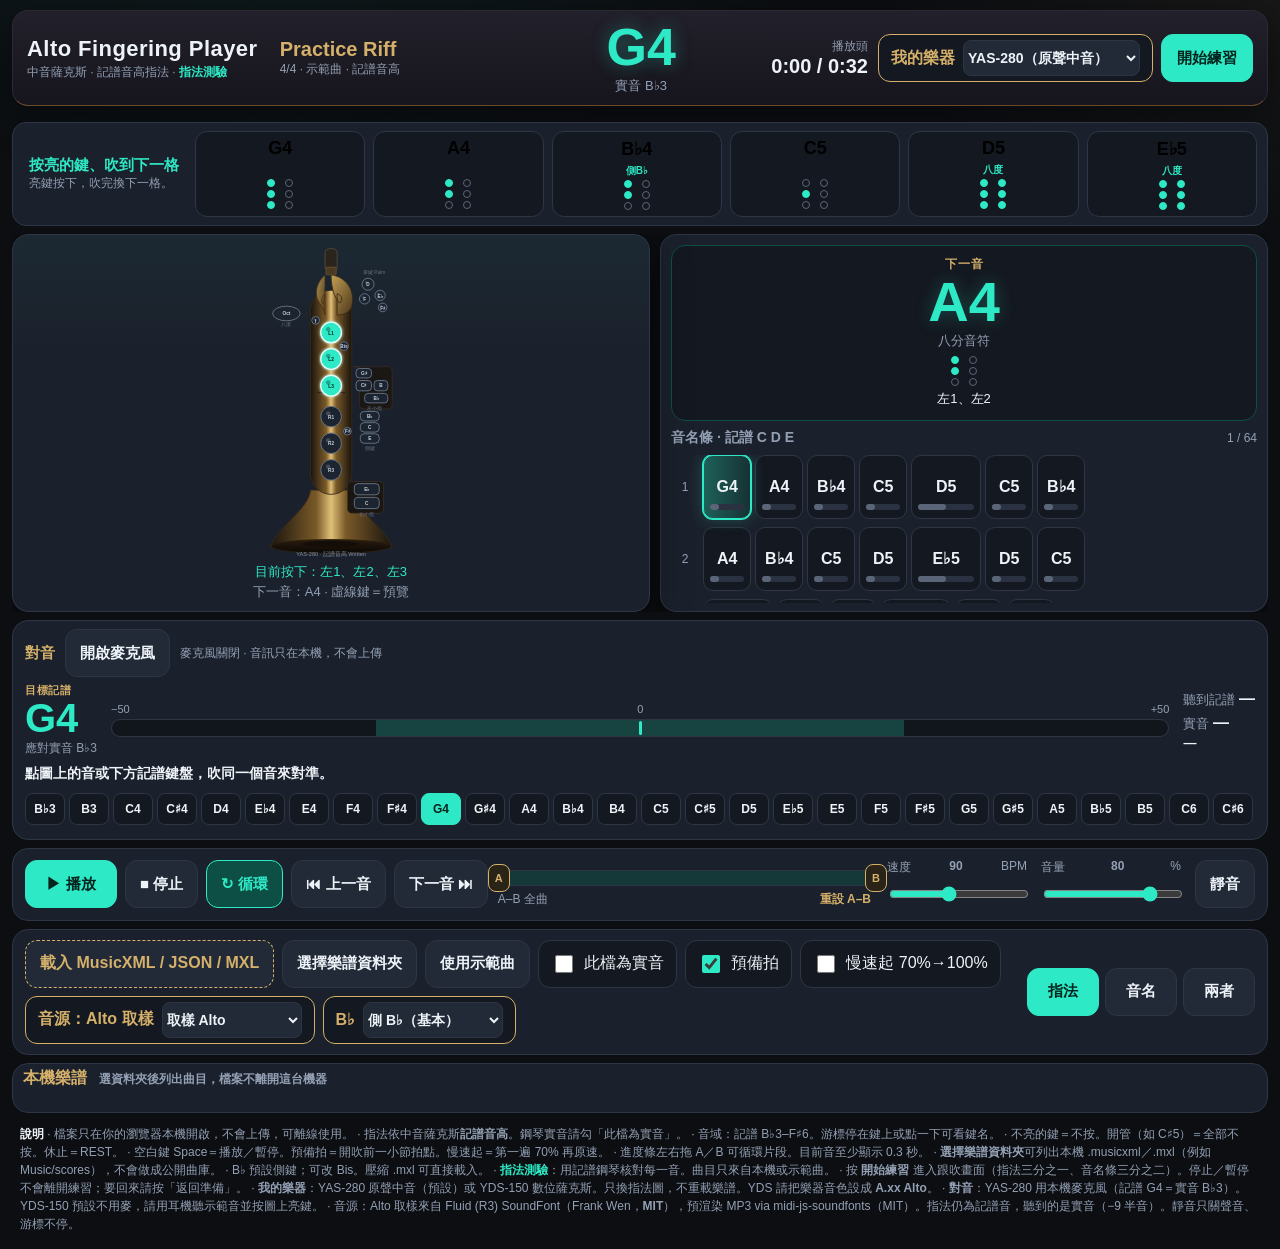
<file: index.html>
<!DOCTYPE html>
<html lang="zh-Hant">
<head>
  <meta charset="UTF-8" />
  <meta name="viewport" content="width=device-width, initial-scale=1, viewport-fit=cover" />
  <title>Alto Fingering Player · 中音薩克斯指法播放器</title>
  <meta name="description" content="Alto saxophone fingering practice player. Built-in demo, MusicXML import, live fingering diagram." />
  <link rel="stylesheet" href="styles.css" />
</head>
<body class="mode-fingering prepare">
  <div id="app">
    <header class="topbar">
      <div class="brand">
        <h1>Alto Fingering Player</h1>
        <div class="sub">中音薩克斯 · 記譜音高指法 · <a href="fingering-test.html">指法測驗</a></div>
      </div>
      <div class="song-meta">
        <div class="song-title" id="song-title">Practice Riff</div>
        <div class="song-sub" id="song-sub">4/4 · 示範曲 · 寫法音高</div>
      </div>
      <div class="inst-chip" id="inst-chip">YAS-280</div>
      <div class="now-note">
        <div class="written-name" id="written-name">G4</div>
        <div class="concert-name" id="concert-name">實音 Concert B♭3</div>
      </div>
      <div class="clock">
        <div class="label">播放頭</div>
        <div class="time" id="clock">0:00 / 0:32</div>
      </div>
      <div class="top-actions">
        <label class="part-pick prepare-only" title="只換指法圖，不重載樂譜">
          我的樂器
          <select id="instrument-select" aria-label="我的樂器">
            <option value="yas-280" selected>YAS-280（原聲中音）</option>
            <option value="yds-150">YDS-150（數位薩克斯）</option>
          </select>
        </label>
        <button class="btn primary prepare-only" id="btn-practice" type="button">開始練習</button>
        <button class="btn practice-only" id="btn-prepare" type="button">返回準備</button>
        <button class="btn primary practice-only" id="btn-play-top" type="button">▶ 播放</button>
      </div>
    </header>

    <div id="banner" class="banner" role="status"></div>

    <section class="onboarding" aria-label="Onboarding">
      <div class="onboard-copy">
        <strong>按亮的鍵、吹到下一格</strong>
        <span>亮鍵按下，吹完換下一格。</span>
      </div>
      <div class="onboard-notes" id="onboard-notes"></div>
    </section>

    <main class="stage">
      <section class="panel fingering-panel" aria-label="Fingering diagram">
        <div class="sax-stage">
          <div id="sax-mount"></div>
          <div class="status-overlay" id="status-overlay">休止</div>
          <div class="name-hero" id="name-hero">G4</div>
          <div class="count-overlay" id="count-overlay" hidden>
            <div class="count-num" id="count-num">1</div>
            <div class="count-sub">預備拍</div>
          </div>
        </div>
        <div class="pressed-line" id="pressed-line">目前按下：—</div>
        <div class="next-hint" id="next-hint">下一音：A4</div>
      </section>

      <section class="panel strip-panel" aria-label="Note strip">
        <article class="next-card" id="next-card" aria-live="polite">
          <div class="next-card-label">下一音</div>
          <div class="next-card-name" id="next-card-name">A4</div>
          <div class="next-card-dur" id="next-card-dur">八分音符</div>
          <div class="next-card-dots" id="next-card-dots"></div>
          <div class="next-card-keys" id="next-card-keys"></div>
        </article>
        <div class="strip-head">
          <h2>音名條 · 記譜 C D E</h2>
          <span id="strip-pos" class="song-sub">1 / 1</span>
        </div>
        <div class="strip-scroll" id="strip-scroll"></div>
      </section>
    </main>

    <section class="transport" aria-label="Transport">
      <div class="transport-btns">
        <button class="btn primary" id="btn-play" type="button">▶ 播放</button>
        <button class="btn" id="btn-stop" type="button">■ 停止</button>
        <button class="btn active" id="btn-loop" type="button">↻ 循環</button>
        <button class="btn" id="btn-prev" type="button">⏮ 上一音</button>
        <button class="btn" id="btn-next" type="button">下一音 ⏭</button>
      </div>
      <div class="progress-wrap">
        <div class="progress" id="progress" role="slider" aria-valuemin="0" aria-valuemax="100" aria-valuenow="0" aria-label="進度">
          <div class="progress-ab" id="progress-ab"></div>
          <div class="progress-fill" id="progress-fill"></div>
          <button type="button" class="ab-handle" id="handle-a" aria-label="A 段起點">A</button>
          <button type="button" class="ab-handle" id="handle-b" aria-label="B 段終點">B</button>
        </div>
        <div class="ab-meta">
          <span id="ab-label">A–B 全曲</span>
          <span id="pass-badge" class="pass-badge" hidden>第一遍 70%</span>
          <button type="button" class="ab-reset" id="ab-reset">重設 A–B</button>
        </div>
      </div>
      <div class="sliders">
        <div class="slider-block">
          <label>速度 <b id="tempo-val">90</b> BPM</label>
          <input id="tempo" type="range" min="40" max="160" value="90" />
        </div>
        <div class="slider-block volume-block">
          <label>音量 <b id="vol-val">80</b>%</label>
          <input id="volume" type="range" min="0" max="100" value="80" />
        </div>
        <button class="btn" id="btn-mute" type="button" title="靜音不停止指法游標">靜音</button>
      </div>
    </section>

    <section class="tuner" id="tuner" aria-label="對音">
      <div class="tuner-head">
        <h2>對音</h2>
        <button class="btn" id="btn-mic" type="button">開啟麥克風</button>
        <span class="tuner-status" id="tuner-status">麥克風關閉 · 音訊只在本機，不會上傳</span>
        <span class="inst-hint" id="inst-hint" hidden>樂器請選 A.xx Alto 音色</span>
      </div>
      <div class="tuner-body">
        <div class="tuner-target">
          <div class="tuner-k">目標記譜</div>
          <div class="tuner-big" id="tuner-target">G4</div>
          <div class="tuner-sub" id="tuner-target-concert">應對實音 B♭3</div>
        </div>
        <div class="tuner-meter" aria-hidden="true">
          <div class="tuner-scale"><span>−50</span><span>0</span><span>+50</span></div>
          <div class="tuner-track">
            <div class="tuner-green"></div>
            <div class="tuner-needle" id="tuner-needle"></div>
          </div>
        </div>
        <div class="tuner-heard">
          <div>聽到記譜 <b id="tuner-heard-written">—</b></div>
          <div>實音 <b id="tuner-heard-concert">—</b></div>
          <div class="tuner-cents" id="tuner-cents">—</div>
        </div>
      </div>
      <div class="tuner-verdict" id="tuner-verdict">點圖上的音或下方記譜鍵盤，吹同一個音來對準。</div>
      <div class="tuner-keys" id="tuner-keys" role="group" aria-label="記譜音鍵盤"></div>
    </section>

    <section class="files" aria-label="File and display">
      <div class="files-scroll">
        <label class="file-btn">
          載入 MusicXML / JSON / MXL
          <input id="file-input" type="file" accept=".xml,.musicxml,.mxl,.json,application/xml,application/vnd.recordare.musicxml,application/json,text/xml" />
        </label>
        <button class="btn" id="btn-folder" type="button" title="選本機資料夾，列出 .musicxml／.mxl，不上傳">選擇樂譜資料夾</button>
        <input id="dir-input" type="file" hidden webkitdirectory multiple />
        <button class="btn" id="btn-demo" type="button">使用示範曲</button>
        <label class="part-pick" id="part-wrap" hidden>
          聲部
          <select id="part-select" aria-label="選擇聲部"></select>
        </label>
        <label class="toggle" title="若檔案是鋼琴實音，勾選後會上移大六度（+9 半音）成中音薩克斯記譜">
          <input id="concert-toggle" type="checkbox" />
          此檔為實音
        </label>
        <label class="toggle coach" title="按下播放後先打一小節拍點再開始">
          <input id="count-in" type="checkbox" checked />
          預備拍
        </label>
        <label class="toggle coach" title="第一遍用設定速度的 70%，第二遍起原速">
          <input id="slow-start" type="checkbox" />
          慢速起 70%→100%
        </label>
        <label class="part-pick coach" title="指法仍是記譜音；聲音為實音（記譜 −9 半音）">
          音源：Alto 取樣
          <select id="voice-select" aria-label="音源">
            <option value="sample" selected>取樣 Alto</option>
            <option value="synth">後備合成音</option>
          </select>
        </label>
        <label class="part-pick coach" title="基本表用側 B♭；Bis 是左1旁小鍵，給已會側鍵的人改練">
          B♭
          <select id="bb-select" aria-label="B♭ 指法">
            <option value="side" selected>側 B♭（基本）</option>
            <option value="bis">Bis B♭（備用）</option>
          </select>
        </label>
      </div>
      <div class="mode-tabs" role="tablist" aria-label="Display mode">
        <button class="btn active" data-mode="fingering" type="button">指法</button>
        <button class="btn" data-mode="names" type="button">音名</button>
        <button class="btn" data-mode="both" type="button">兩者</button>
      </div>
    </section>

    <section class="library" id="library" aria-label="本機樂譜">
      <details id="library-panel">
        <summary>
          <span class="lib-summary-title">本機樂譜</span>
          <span class="lib-summary-meta" id="library-meta">選資料夾後列出曲目，檔案不離開這台機器</span>
        </summary>
        <div class="lib-toolbar">
          <input id="library-filter" type="search" placeholder="搜尋曲名" autocomplete="off" />
          <span id="library-folder" class="lib-folder"></span>
        </div>
        <div class="lib-list" id="library-list"></div>
      </details>
    </section>

    <footer class="readme">
      <b>說明</b>
      · 檔案只在你的瀏覽器本機開啟，不會上傳，可離線使用。
      · 指法依中音薩克斯<strong>記譜音高</strong>。鋼琴實音請勾「此檔為實音」。
      · 音域：記譜 B♭3–F♯6。游標停在鍵上或點一下可看鍵名。
      · 不亮的鍵＝不按。開管（如 C♯5）＝全部不按。休止＝REST。
      · 空白鍵 Space＝播放／暫停。預備拍＝開吹前一小節拍點。慢速起＝第一遍 70% 再原速。
      · 進度條左右拖 A／B 可循環片段。目前音至少顯示 0.3 秒。
      · <strong>選擇樂譜資料夾</strong>可列出本機 .musicxml／.mxl（例如 Music/scores），不會做成公開曲庫。
      · B♭ 預設側鍵；可改 Bis。壓縮 .mxl 可直接載入。
      · <a href="fingering-test.html">指法測驗</a>：用記譜鋼琴核對每一音。曲目只來自本機或示範曲。
      · 按 <strong>開始練習</strong> 進入跟吹畫面（指法三分之一、音名條三分之二）。停止／暫停不會離開練習；要回來請按「返回準備」。
      · <strong>我的樂器</strong>：YAS-280 原聲中音（預設）或 YDS-150 數位薩克斯。只換指法圖，不重載樂譜。YDS 請把樂器音色設成 <strong>A.xx Alto</strong>。
      · <strong>對音</strong>：YAS-280 用本機麥克風（記譜 G4＝實音 B♭3）。YDS-150 預設不用麥，請用耳機聽示範音並按圖上亮鍵。
      · 音源：Alto 取樣來自 Fluid (R3) SoundFont（Frank Wen，<strong>MIT</strong>），預渲染 MP3 via midi-js-soundfonts（MIT）。指法仍為記譜音，聽到的是實音（−9 半音）。靜音只關聲音、游標不停。
    </footer>
  </div>
  <div id="key-tip" class="key-tip" role="status"></div>

  <script src="fingerings.js"></script>
  <script src="parser.js"></script>
  <script src="demo.js"></script>
  <script src="sax-audio.js"></script>
  <script src="library.js"></script>
  <script src="tuner.js"></script>
  <script src="app.js"></script>
</body>
</html>
</file>
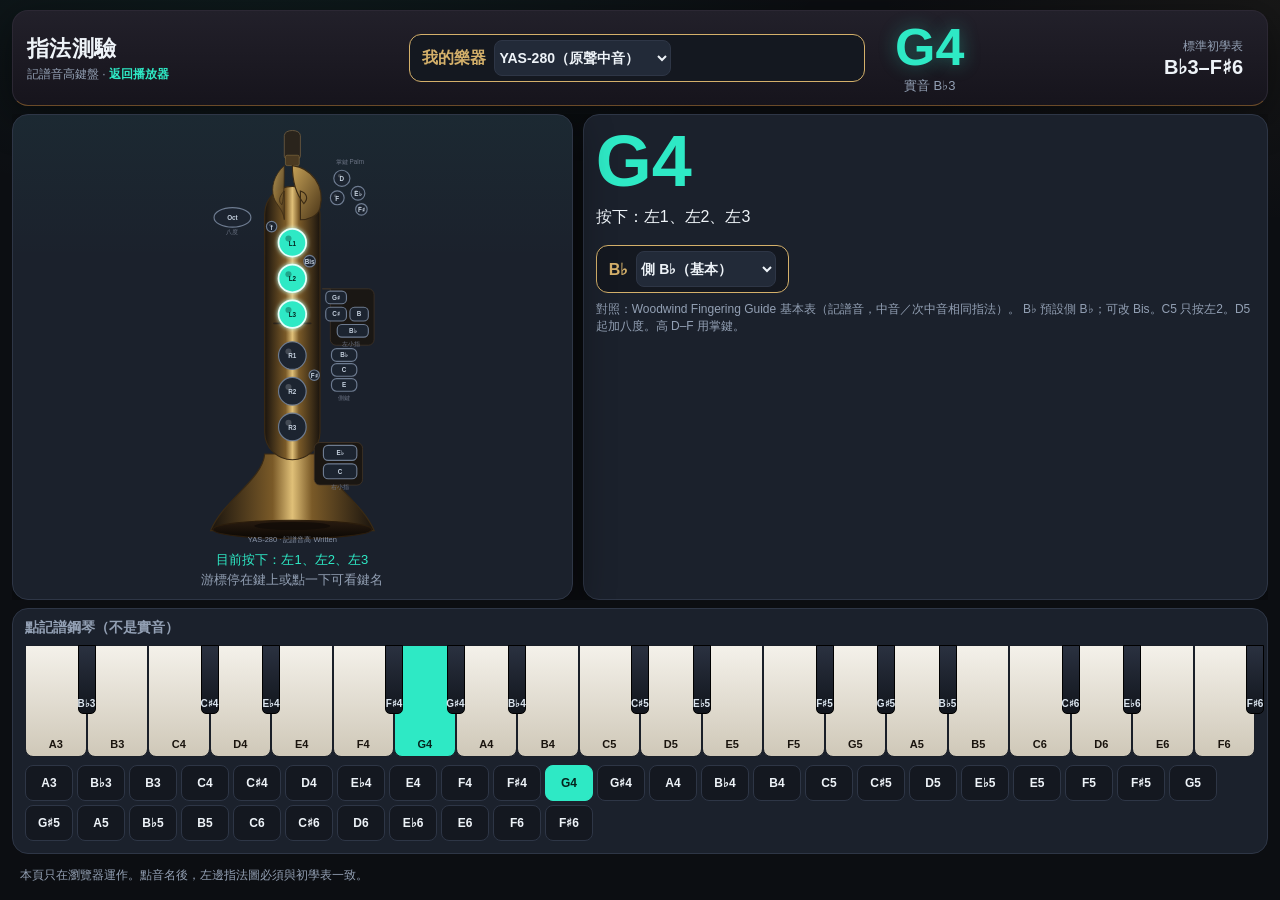
<file: fingering-test.html>
<!DOCTYPE html>
<html lang="zh-Hant">
<head>
  <meta charset="UTF-8" />
  <meta name="viewport" content="width=device-width, initial-scale=1, viewport-fit=cover" />
  <title>指法測驗 · Alto Fingering Player</title>
  <link rel="stylesheet" href="styles.css" />
</head>
<body class="mode-fingering test-page">
  <div id="app">
    <header class="topbar">
      <div class="brand">
        <h1>指法測驗</h1>
        <div class="sub">記譜音高鍵盤 · <a href="index.html">返回播放器</a></div>
      </div>
      <label class="part-pick">
        我的樂器
        <select id="instrument-select" aria-label="我的樂器">
          <option value="yas-280" selected>YAS-280（原聲中音）</option>
          <option value="yds-150">YDS-150（數位薩克斯）</option>
        </select>
      </label>
      <div class="now-note">
        <div class="written-name" id="written-name">G4</div>
        <div class="concert-name" id="concert-name">實音 B♭3</div>
      </div>
      <div class="clock">
        <div class="label">標準初學表</div>
        <div class="time">B♭3–F♯6</div>
      </div>
    </header>

    <main class="stage">
      <section class="panel fingering-panel">
        <div class="sax-stage">
          <div id="sax-mount"></div>
        </div>
        <div class="pressed-line" id="pressed-line">目前按下：—</div>
        <div class="next-hint">游標停在鍵上或點一下可看鍵名</div>
      </section>
      <section class="panel test-info">
        <div class="test-note" id="big-name">G4</div>
        <div class="test-keys-text" id="keys-text"></div>
        <div class="test-alt" id="alt-text"></div>
        <label class="part-pick" style="align-self:flex-start">
          B♭
          <select id="bb-select" aria-label="B♭ 指法">
            <option value="side" selected>側 B♭（基本）</option>
            <option value="bis">Bis B♭（備用）</option>
          </select>
        </label>
        <div class="test-chart" id="chart-note">
          對照：Woodwind Fingering Guide 基本表（記譜音，中音／次中音相同指法）。
          B♭ 預設側 B♭；可改 Bis。C5 只按左2。D5 起加八度。高 D–F 用掌鍵。
        </div>
      </section>
    </main>

    <section class="keyboard-wrap">
      <h2>點記譜鋼琴（不是實音）</h2>
      <div class="piano" id="piano"></div>
      <div class="chrom-row" id="chrom"></div>
    </section>

    <footer class="readme">
      本頁只在瀏覽器運作。點音名後，左邊指法圖必須與初學表一致。
    </footer>
  </div>
  <div id="key-tip" class="key-tip" role="status"></div>

  <script src="fingerings.js"></script>
  <script>
    (function () {
      const F = window.Fingerings;
      const sax = document.getElementById("sax-mount");
      const tip = document.getElementById("key-tip");
      const written = document.getElementById("written-name");
      const concert = document.getElementById("concert-name");
      const pressed = document.getElementById("pressed-line");
      const big = document.getElementById("big-name");
      const keysText = document.getElementById("keys-text");
      const altText = document.getElementById("alt-text");
      const piano = document.getElementById("piano");
      const chrom = document.getElementById("chrom");
      const bbSelect = document.getElementById("bb-select");
      const instSelect = document.getElementById("instrument-select");
      let currentMidi = F.nameToMidi("G4");

      F.renderSax(sax);
      F.bindKeyTips(sax, tip);

      const WHITE_PC = { 0: 1, 2: 1, 4: 1, 5: 1, 7: 1, 9: 1, 11: 1 };
      const whites = [];
      const blacks = [];
      const pianoMin = F.MIDI_LOW_A || F.MIDI_MIN;
      for (let m = pianoMin; m <= F.MIDI_MAX; m++) {
        if (WHITE_PC[((m % 12) + 12) % 12]) whites.push(m);
        else blacks.push(m);
      }

      function shortName(midi) {
        return F.prettyName(F.midiToName(midi));
      }

      function show(midi) {
        currentMidi = midi;
        const fing = F.lookupWritten(midi);
        const name = F.prettyName(fing.name);
        written.textContent = name;
        big.textContent = name;
        concert.textContent = fing.outOfRange ? "音域外" : ("實音 " + F.concertName(F.writtenToConcert(midi)));
        F.setKeys(sax, fing.outOfRange ? [] : fing.keys, []);
        pressed.textContent = "目前按下：" + (fing.outOfRange ? "—" : F.keysPhrase(fing.keys));
        keysText.textContent = fing.outOfRange
          ? "超出薩克斯標準音域。"
          : ("按下：" + F.keysPhrase(fing.keys));
        if (fing.alt && fing.alt.length) {
          altText.textContent = "備用（" + (fing.altLabel || "替換") + "）：" + F.keysPhrase(fing.alt);
        } else {
          altText.textContent = "";
        }
        document.querySelectorAll(".wkey, .bkey, .chrom-btn").forEach(function (b) {
          b.classList.toggle("active", Number(b.dataset.midi) === midi);
        });
      }

      const whiteRow = document.createElement("div");
      whiteRow.className = "piano-white";
      whites.forEach(function (m) {
        const b = document.createElement("button");
        b.type = "button";
        b.className = "wkey";
        b.dataset.midi = String(m);
        b.textContent = shortName(m);
        b.addEventListener("click", function () { show(m); });
        whiteRow.appendChild(b);
      });
      piano.appendChild(whiteRow);

      const blackRow = document.createElement("div");
      blackRow.className = "piano-black";
      blacks.forEach(function (m) {
        let n = 0;
        whites.forEach(function (w) { if (w < m) n++; });
        const pct = (n / whites.length) * 100;
        const b = document.createElement("button");
        b.type = "button";
        b.className = "bkey";
        b.dataset.midi = String(m);
        b.style.left = pct + "%";
        b.textContent = shortName(m);
        b.addEventListener("click", function () { show(m); });
        blackRow.appendChild(b);
      });
      piano.appendChild(blackRow);

      for (let m = pianoMin; m <= F.MIDI_MAX; m++) {
        const b = document.createElement("button");
        b.type = "button";
        b.className = "chrom-btn";
        b.dataset.midi = String(m);
        b.textContent = shortName(m);
        b.addEventListener("click", function () { show(m); });
        chrom.appendChild(b);
      }

      if (bbSelect) {
        bbSelect.addEventListener("change", function () {
          F.setBbStyle(bbSelect.value === "bis" ? "bis" : "side");
          show(currentMidi);
        });
      }
      if (instSelect) {
        instSelect.addEventListener("change", function () {
          F.setInstrument(instSelect.value);
          F.renderSax(sax);
          F.bindKeyTips(sax, tip);
          show(currentMidi);
        });
      }

      show(currentMidi);
    })();
  </script>
</body>
</html>
</file>
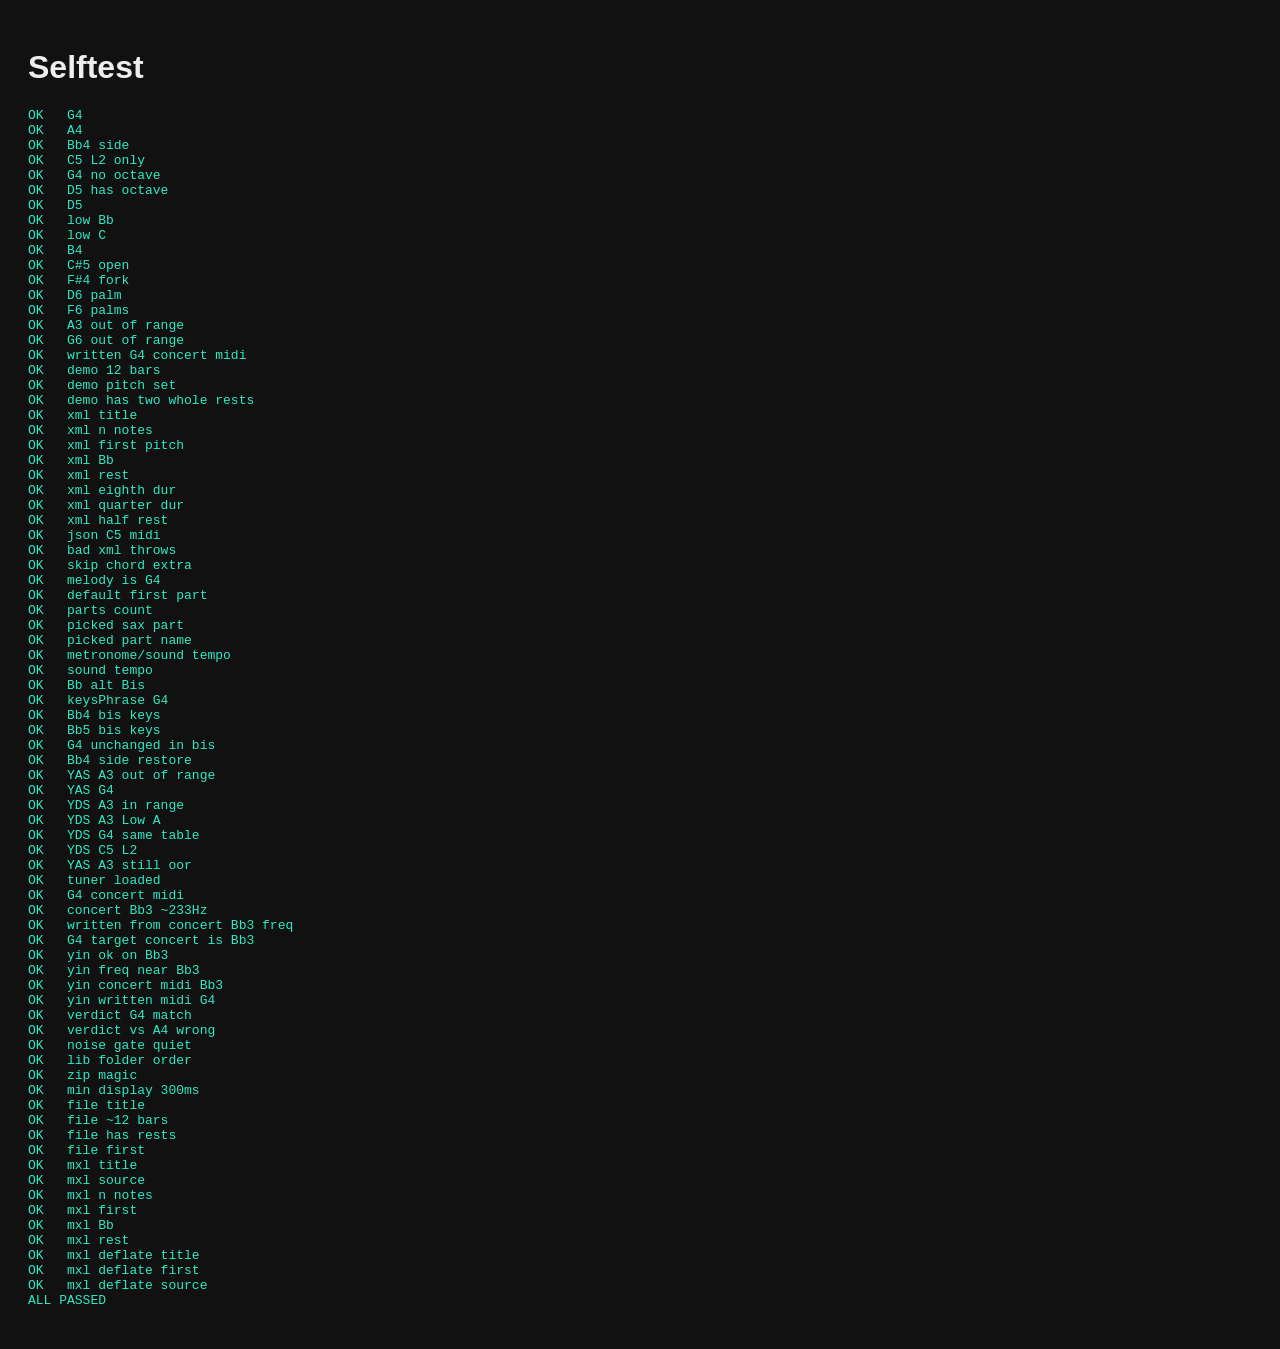
<file: selftest.html>
<!DOCTYPE html>
<html lang="en">
<head>
  <meta charset="UTF-8" />
  <title>Alto Fingering Player selftest</title>
  <style>
    body { font-family: sans-serif; background: #111; color: #eee; padding: 20px; }
    .ok { color: #2ee9c5; }
    .fail { color: #ff6b7a; }
    pre { white-space: pre-wrap; }
  </style>
</head>
<body>
  <h1>Selftest</h1>
  <pre id="out"></pre>
  <script src="fingerings.js"></script>
  <script src="parser.js"></script>
  <script src="demo.js"></script>
  <script src="library.js"></script>
  <script src="tuner.js"></script>
  <script>
    const lines = [];
    let failed = 0;
    function eq(name, a, b) {
      const ok = JSON.stringify(a) === JSON.stringify(b);
      if (!ok) failed++;
      lines.push((ok ? "OK  " : "FAIL") + " " + name + (ok ? "" : " got " + JSON.stringify(a) + " expected " + JSON.stringify(b)));
    }
    function ok(name, cond) {
      if (!cond) failed++;
      lines.push((cond ? "OK  " : "FAIL") + " " + name);
    }
    const F = Fingerings;
    function keys(name) { return (F.lookupWritten(name).keys || []).slice().sort(); }

    eq("G4", keys("G4"), ["L1", "L2", "L3"].sort());
    eq("A4", keys("A4"), ["L1", "L2"].sort());
    eq("Bb4 side", keys("Bb4"), ["L1", "L2", "sideBb"].sort());
    eq("C5 L2 only", keys("C5"), ["L2"]);
    ok("G4 no octave", keys("G4").indexOf("octave") < 0);
    ok("D5 has octave", keys("D5").indexOf("octave") >= 0);
    eq("D5", keys("D5"), ["octave", "L1", "L2", "L3", "R1", "R2", "R3"].sort());
    eq("low Bb", keys("Bb3"), ["L1", "L2", "L3", "R1", "R2", "R3", "lowBb", "lowC"].sort());
    eq("low C", keys("C4"), ["L1", "L2", "L3", "R1", "R2", "R3", "lowC"].sort());
    eq("B4", keys("B4"), ["L1"]);
    eq("C#5 open", keys("C#5"), []);
    eq("F#4 fork", keys("F#4"), ["L1", "L2", "L3", "R2"].sort());
    eq("D6 palm", keys("D6"), ["octave", "palmD"].sort());
    eq("F6 palms", keys("F6"), ["octave", "palmD", "palmEb", "palmF", "sideE"].sort());
    ok("A3 out of range", F.lookupWritten("A3").outOfRange);
    ok("G6 out of range", F.lookupWritten("G6").outOfRange);
    eq("written G4 concert midi", F.writtenToConcert(F.nameToMidi("G4")), F.nameToMidi("Bb3"));

    const demo = DEMO_SONG;
    ok("demo 12 bars", demo.notes.reduce((s, n) => s + n.dur, 0) === 48);
    const used = {};
    demo.notes.forEach(n => { if (!n.rest) used[n.pitch] = 1; });
    eq("demo pitch set", Object.keys(used).sort(), ["A4", "Bb4", "C5", "D5", "Eb5", "F5", "G4", "G5"]);
    ok("demo has two whole rests", demo.notes.filter(n => n.rest && n.dur === 4).length === 2);

    const xml = `<?xml version="1.0"?>
<score-partwise version="3.1">
  <work><work-title>Mini</work-title></work>
  <part-list><score-part id="P1"><part-name>Alto Saxophone</part-name></score-part></part-list>
  <part id="P1">
    <measure number="1">
      <attributes><divisions>2</divisions>
        <time><beats>4</beats><beat-type>4</beat-type></time>
      </attributes>
      <note><pitch><step>G</step><octave>4</octave></pitch><duration>1</duration><voice>1</voice><type>eighth</type></note>
      <note><pitch><step>A</step><octave>4</octave></pitch><duration>1</duration><voice>1</voice><type>eighth</type></note>
      <note><pitch><step>B</step><alter>-1</alter><octave>4</octave></pitch><duration>2</duration><voice>1</voice><type>quarter</type></note>
      <note><rest/><duration>4</duration><voice>1</voice><type>half</type></note>
    </measure>
  </part>
</score-partwise>`;
    const parsed = SongParser.parseMusicXML(xml);
    eq("xml title", parsed.title, "Mini");
    eq("xml n notes", parsed.notes.length, 4);
    eq("xml first pitch", parsed.notes[0].pitch, "G4");
    eq("xml Bb", parsed.notes[2].pitch, "Bb4");
    ok("xml rest", parsed.notes[3].rest);
    eq("xml eighth dur", parsed.notes[0].dur, 0.5);
    eq("xml quarter dur", parsed.notes[2].dur, 1);
    eq("xml half rest", parsed.notes[3].dur, 2);

    const js = SongParser.parseJSONSong({ title: "J", notes: [{ pitch: "C5", dur: 2 }] });
    eq("json C5 midi", js.notes[0].midi, F.nameToMidi("C5"));

    let threw = false;
    try { SongParser.parseMusicXML("<not-music></not-music>"); } catch (e) { threw = true; }
    ok("bad xml throws", threw);

    const chordXml = `<?xml version="1.0"?><score-partwise><part-list><score-part id="P1"><part-name>Sax</part-name></score-part></part-list>
    <part id="P1"><measure>
      <attributes><divisions>1</divisions></attributes>
      <note><pitch><step>G</step><octave>4</octave></pitch><duration>1</duration><voice>1</voice></note>
      <note><chord/><pitch><step>B</step><octave>4</octave></pitch><duration>1</duration><voice>1</voice></note>
    </measure></part></score-partwise>`;
    const ch = SongParser.parseMusicXML(chordXml);
    eq("skip chord extra", ch.notes.length, 1);
    eq("melody is G4", ch.notes[0].pitch, "G4");

    const two = `<?xml version="1.0"?><score-partwise>
      <part-list>
        <score-part id="P1"><part-name>Piano</part-name></score-part>
        <score-part id="P2"><part-name>Alto Sax</part-name></score-part>
      </part-list>
      <part id="P1"><measure><attributes><divisions>1</divisions></attributes>
        <note><pitch><step>C</step><octave>4</octave></pitch><duration>1</duration><voice>1</voice></note>
      </measure></part>
      <part id="P2"><measure><attributes><divisions>1</divisions></attributes>
        <direction><direction-type><metronome><beat-unit>quarter</beat-unit><per-minute>72</per-minute></metronome></direction-type>
        <sound tempo="72"/></direction>
        <note><pitch><step>G</step><octave>4</octave></pitch><duration>1</duration><voice>1</voice></note>
      </measure></part>
    </score-partwise>`;
    const a = SongParser.parseMusicXML(two);
    eq("default first part", a.notes[0].pitch, "C4");
    eq("parts count", a.parts.length, 2);
    const b = SongParser.parseMusicXML(two, { partId: "P2" });
    eq("picked sax part", b.notes[0].pitch, "G4");
    eq("picked part name", b.partName, "Alto Sax");
    eq("metronome/sound tempo", b.bpm, 72);

    const soundOnly = `<?xml version="1.0"?><score-partwise><part-list><score-part id="P1"><part-name>Sax</part-name></score-part></part-list>
      <part id="P1"><measure><attributes><divisions>1</divisions></attributes>
      <sound tempo="108"/>
      <note><rest/><duration>1</duration><voice>1</voice></note>
      </measure></part></score-partwise>`;
    eq("sound tempo", SongParser.parseMusicXML(soundOnly).bpm, 108);

    eq("Bb alt Bis", (F.lookupWritten("Bb4").alt || []).slice().sort(), ["L1", "Bis"].sort());
    eq("keysPhrase G4", F.keysPhrase(["L1","L2","L3"]), "左1、左2、左3");
    F.setBbStyle("bis");
    eq("Bb4 bis keys", keys("Bb4"), ["L1", "Bis"].sort());
    eq("Bb5 bis keys", keys("Bb5"), ["octave", "L1", "Bis"].sort());
    eq("G4 unchanged in bis", keys("G4"), ["L1", "L2", "L3"].sort());
    F.setBbStyle("side");
    eq("Bb4 side restore", keys("Bb4"), ["L1", "L2", "sideBb"].sort());
    F.setInstrument("yas-280");
    ok("YAS A3 out of range", F.lookupWritten("A3").outOfRange);
    eq("YAS G4", keys("G4"), ["L1", "L2", "L3"].sort());
    F.setInstrument("yds-150");
    ok("YDS A3 in range", !F.lookupWritten("A3").outOfRange);
    eq("YDS A3 Low A", keys("A3"), ["L1", "L2", "L3", "R1", "R2", "R3", "lowA"].sort());
    eq("YDS G4 same table", keys("G4"), ["L1", "L2", "L3"].sort());
    eq("YDS C5 L2", keys("C5"), ["L2"]);
    F.setInstrument("yas-280");
    ok("YAS A3 still oor", F.lookupWritten("A3").outOfRange);

    const T = window.PitchTuner;
    ok("tuner loaded", !!T);
    eq("G4 concert midi", F.writtenToConcert(F.nameToMidi("G4")), F.nameToMidi("Bb3"));
    const bb3hz = T.midiToFreq(F.nameToMidi("Bb3"));
    ok("concert Bb3 ~233Hz", Math.abs(bb3hz - 233.08) < 0.2);
    eq("written from concert Bb3 freq", Math.round(T.freqToMidi(bb3hz) + 9), F.nameToMidi("G4"));
    ok("G4 target concert is Bb3", Math.abs(T.midiToFreq(F.nameToMidi("G4") - 9) - bb3hz) < 0.001);
    function sine(freq, sr, n) {
      const b = new Float32Array(n);
      for (let i = 0; i < n; i++) b[i] = 0.4 * Math.sin(2 * Math.PI * freq * i / sr);
      return b;
    }
    const det = T.analyze(sine(bb3hz, 44100, 2048), 44100);
    ok("yin ok on Bb3", det.ok);
    ok("yin freq near Bb3", det.ok && Math.abs(det.freq - bb3hz) < 3);
    eq("yin concert midi Bb3", det.concertMidi, 58);
    eq("yin written midi G4", det.writtenMidi, 67);
    eq("verdict G4 match", T.verdict(det, 67).state, "match");
    eq("verdict vs A4 wrong", T.verdict(det, F.nameToMidi("A4")).state, "wrong");
    const quiet = new Float32Array(2048);
    eq("noise gate quiet", T.analyze(quiet, 44100).ok, false);

    const grouped = window.ScoreLibrary.groupItems([
      { folder: "Jazz_Standards", path: "Jazz_Standards/Take_Five.musicxml" },
      { folder: "中文歌_入門", path: "中文歌_入門/01_月夜愁.musicxml" },
      { folder: "動畫主題", path: "動畫主題/鄰家的龍貓.musicxml" }
    ]);
    eq("lib folder order", grouped.map(function (g) { return g.folder; }), ["中文歌_入門", "動畫主題", "Jazz_Standards"]);

    function crc32(buf) {
      let c = 0xffffffff;
      for (let i = 0; i < buf.length; i++) {
        c ^= buf[i];
        for (let j = 0; j < 8; j++) c = (c >>> 1) ^ ((c & 1) ? 0xedb88320 : 0);
      }
      return (c ^ 0xffffffff) >>> 0;
    }
    function zipStore(files) {
      const enc = new TextEncoder();
      const locals = [];
      const cds = [];
      let offset = 0;
      files.forEach(function (f) {
        const name = enc.encode(f.name);
        const data = typeof f.data === "string" ? enc.encode(f.data) : f.data;
        const crc = crc32(data);
        const lh = new Uint8Array(30 + name.length + data.length);
        const v = new DataView(lh.buffer);
        v.setUint32(0, 0x04034b50, true);
        v.setUint16(4, 20, true);
        v.setUint16(6, 0x800, true);
        v.setUint32(14, crc, true);
        v.setUint32(18, data.length, true);
        v.setUint32(22, data.length, true);
        v.setUint16(26, name.length, true);
        lh.set(name, 30);
        lh.set(data, 30 + name.length);
        const cd = new Uint8Array(46 + name.length);
        const w = new DataView(cd.buffer);
        w.setUint32(0, 0x02014b50, true);
        w.setUint16(4, 20, true);
        w.setUint16(6, 20, true);
        w.setUint16(8, 0x800, true);
        w.setUint32(16, crc, true);
        w.setUint32(20, data.length, true);
        w.setUint32(24, data.length, true);
        w.setUint16(28, name.length, true);
        w.setUint32(42, offset, true);
        cd.set(name, 46);
        locals.push(lh);
        cds.push(cd);
        offset += lh.length;
      });
      const cdStart = offset;
      let cdSize = 0;
      cds.forEach(function (c) { cdSize += c.length; });
      const eocd = new Uint8Array(22);
      const e = new DataView(eocd.buffer);
      e.setUint32(0, 0x06054b50, true);
      e.setUint16(8, files.length, true);
      e.setUint16(10, files.length, true);
      e.setUint32(12, cdSize, true);
      e.setUint32(16, cdStart, true);
      const out = new Uint8Array(cdStart + cdSize + 22);
      let p = 0;
      locals.forEach(function (x) { out.set(x, p); p += x.length; });
      cds.forEach(function (x) { out.set(x, p); p += x.length; });
      out.set(eocd, p);
      return out;
    }
    async function zipDeflate(files) {
      const enc = new TextEncoder();
      const prepared = [];
      for (let i = 0; i < files.length; i++) {
        const f = files[i];
        const name = enc.encode(f.name);
        const data = typeof f.data === "string" ? enc.encode(f.data) : f.data;
        const compressed = new Uint8Array(await new Response(
          new Blob([data]).stream().pipeThrough(new CompressionStream("deflate-raw"))
        ).arrayBuffer());
        prepared.push({ name: name, data: data, compressed: compressed, crc: crc32(data) });
      }
      const locals = [];
      const cds = [];
      let offset = 0;
      prepared.forEach(function (f) {
        const lh = new Uint8Array(30 + f.name.length + f.compressed.length);
        const v = new DataView(lh.buffer);
        v.setUint32(0, 0x04034b50, true);
        v.setUint16(4, 20, true);
        v.setUint16(6, 0x800, true);
        v.setUint16(8, 8, true);
        v.setUint32(14, f.crc, true);
        v.setUint32(18, f.compressed.length, true);
        v.setUint32(22, f.data.length, true);
        v.setUint16(26, f.name.length, true);
        lh.set(f.name, 30);
        lh.set(f.compressed, 30 + f.name.length);
        const cd = new Uint8Array(46 + f.name.length);
        const w = new DataView(cd.buffer);
        w.setUint32(0, 0x02014b50, true);
        w.setUint16(4, 20, true);
        w.setUint16(6, 20, true);
        w.setUint16(8, 0x800, true);
        w.setUint16(10, 8, true);
        w.setUint32(16, f.crc, true);
        w.setUint32(20, f.compressed.length, true);
        w.setUint32(24, f.data.length, true);
        w.setUint16(28, f.name.length, true);
        w.setUint32(42, offset, true);
        cd.set(f.name, 46);
        locals.push(lh);
        cds.push(cd);
        offset += lh.length;
      });
      const cdStart = offset;
      let cdSize = 0;
      cds.forEach(function (c) { cdSize += c.length; });
      const eocd = new Uint8Array(22);
      const e = new DataView(eocd.buffer);
      e.setUint32(0, 0x06054b50, true);
      e.setUint16(8, files.length, true);
      e.setUint16(10, files.length, true);
      e.setUint32(12, cdSize, true);
      e.setUint32(16, cdStart, true);
      const out = new Uint8Array(cdStart + cdSize + 22);
      let p = 0;
      locals.forEach(function (x) { out.set(x, p); p += x.length; });
      cds.forEach(function (x) { out.set(x, p); p += x.length; });
      out.set(eocd, p);
      return out;
    }
    ok("zip magic", window.SongParser.isZip(zipStore([{ name: "a.xml", data: "<x/>" }])));

    ok("min display 300ms", window.AltoApp ? window.AltoApp.MIN_DISPLAY_SEC === 0.3 : true);

    function finish() {
      lines.push("");
      lines.push(failed ? ("FAILED " + failed) : "ALL PASSED");
      document.getElementById("out").innerHTML = lines.map(l => {
        const cls = l.indexOf("FAIL") === 0 ? "fail" : l.indexOf("OK") === 0 || l === "ALL PASSED" ? "ok" : "";
        return "<div class='" + cls + "'>" + l.replace(/</g, "&lt;") + "</div>";
      }).join("");
      document.title = failed ? "SELFTEST FAIL" : "SELFTEST PASS";
      window.__SELFTEST = { failed: failed, lines: lines };
    }

    const containerXml = `<?xml version="1.0"?><container><rootfiles><rootfile full-path="tune.xml" media-type="application/vnd.recordare.musicxml+xml"/></rootfiles></container>`;
    const mxlBytes = zipStore([
      { name: "META-INF/container.xml", data: containerXml },
      { name: "tune.xml", data: xml }
    ]);

    fetch("practice-riff.musicxml").then(r => r.text()).then(t => {
      const song = SongParser.parseMusicXML(t);
      eq("file title", song.title, "Practice Riff");
      ok("file ~12 bars", Math.abs(song.notes.reduce((s, n) => s + n.dur, 0) - 48) < 0.01);
      ok("file has rests", song.notes.filter(n => n.rest).length >= 2);
      eq("file first", song.notes[0].pitch, "G4");
      return SongParser.parseFile(mxlBytes, "mini.mxl");
    }).then(mxl => {
      eq("mxl title", mxl.title, "Mini");
      eq("mxl source", mxl.source, "mxl");
      eq("mxl n notes", mxl.notes.length, 4);
      eq("mxl first", mxl.notes[0].pitch, "G4");
      eq("mxl Bb", mxl.notes[2].pitch, "Bb4");
      ok("mxl rest", mxl.notes[3].rest);
      if (typeof CompressionStream === "undefined") return null;
      return zipDeflate([
        { name: "META-INF/container.xml", data: containerXml },
        { name: "tune.xml", data: xml }
      ]).then(function (bytes) { return SongParser.parseFile(bytes, "mini-deflate.mxl"); });
    }).then(deflated => {
      if (deflated) {
        eq("mxl deflate title", deflated.title, "Mini");
        eq("mxl deflate first", deflated.notes[0].pitch, "G4");
        eq("mxl deflate source", deflated.source, "mxl");
      }
      finish();
    }).catch(e => {
      ok("fetch/mxl " + e, false);
      finish();
    });
  </script>
</body>
</html>
</file>
<file: styles.css>
:root {
  --bg: #0c0e12;
  --bg-2: #141820;
  --panel: #1b212c;
  --panel-2: #222a38;
  --wood: #3d2a18;
  --wood-edge: #6a4a28;
  --line: #2e3646;
  --text: #eef3f8;
  --muted: #93a0b4;
  --teal: #2ee9c5;
  --teal-2: #18b89a;
  --teal-dim: #0e4f45;
  --gold: #d4b06a;
  --warn: #ffb454;
  --danger: #ff6b7a;
  --rest: #7b8496;
  --shadow: 0 10px 40px rgba(0, 0, 0, 0.45);
  --radius: 16px;
  --font: "Noto Sans TC", "Source Han Sans TC", "PingFang TC", "Microsoft JhengHei",
    "Segoe UI", "Avenir Next", sans-serif;
  --mono: "Segoe UI", "Avenir Next", "Trebuchet MS", sans-serif;
}

*,
*::before,
*::after { box-sizing: border-box; }

html, body {
  margin: 0;
  padding: 0;
  background:
    radial-gradient(1200px 600px at 20% -10%, rgba(46, 233, 197, 0.07), transparent 50%),
    radial-gradient(900px 500px at 100% 0%, rgba(212, 176, 106, 0.06), transparent 45%),
    var(--bg);
  color: var(--text);
  font-family: var(--font);
  min-height: 100dvh;
}

button, input { font-family: inherit; }

#app {
  height: 100dvh;
  max-height: 100dvh;
  overflow: hidden;
  min-width: 0;
  display: grid;
  grid-template-areas:
    "top"
    "banner"
    "onboard"
    "stage"
    "tuner"
    "transport"
    "files"
    "library"
    "footer";
  grid-template-rows: auto auto auto minmax(180px, 1fr) auto auto auto auto auto;
  gap: 8px;
  padding: 10px 12px 8px;
  max-width: 1400px;
  margin: 0 auto;
}
.topbar { grid-area: top; }
.banner { grid-area: banner; }
.onboarding { grid-area: onboard; }
.stage { grid-area: stage; }
.tuner { grid-area: tuner; }
.transport { grid-area: transport; }
.files { grid-area: files; }
.library { grid-area: library; }
footer.readme { grid-area: footer; }
.topbar, .onboarding, .stage, .tuner, .transport, .files, .library, footer.readme {
  min-width: 0;
}

/* ── Top bar ── */
.topbar {
  display: grid;
  grid-template-columns: minmax(140px, 0.9fr) minmax(120px, 1.1fr) auto minmax(90px, 0.6fr) auto;
  gap: 10px;
  align-items: center;
  background: linear-gradient(180deg, #22202a 0%, #16141c 100%);
  border: 1px solid #2c2834;
  border-bottom-color: var(--wood-edge);
  border-radius: var(--radius);
  padding: 10px 14px;
  box-shadow: var(--shadow);
}
.top-actions {
  display: flex;
  gap: 8px;
  align-items: center;
  justify-content: flex-end;
}
.inst-chip {
  display: none;
  align-items: center;
  font-weight: 800;
  color: var(--gold);
  font-size: 13px;
  border: 1px solid var(--gold);
  border-radius: 999px;
  padding: 4px 10px;
  white-space: nowrap;
}
body.practice .inst-chip { display: inline-flex; }
.inst-hint {
  color: var(--gold);
  font-size: 13px;
  font-weight: 700;
}
.inst-hint[hidden] { display: none; }
body.inst-yds-150 .tuner-meter,
body.inst-yds-150 .tuner-heard { display: none; }

.brand {
  display: flex;
  flex-direction: column;
  gap: 2px;
  min-width: 0;
}
.brand h1 {
  margin: 0;
  font-size: clamp(16px, 2.4vw, 22px);
  letter-spacing: 0.02em;
  font-weight: 800;
}
.brand .sub {
  color: var(--muted);
  font-size: 12px;
}

.song-meta { min-width: 0; }
.song-title {
  font-size: clamp(15px, 2vw, 20px);
  font-weight: 700;
  color: var(--gold);
  white-space: nowrap;
  overflow: hidden;
  text-overflow: ellipsis;
}
.song-sub { color: var(--muted); font-size: 12px; }

.now-note {
  display: flex;
  flex-direction: column;
  align-items: center;
  justify-content: center;
  min-width: 110px;
}
.written-name {
  font-family: var(--mono);
  font-size: clamp(32px, 5vw, 52px);
  font-weight: 800;
  line-height: 1;
  color: var(--teal);
  text-shadow: 0 0 18px rgba(46, 233, 197, 0.35);
}
.concert-name {
  font-size: 13px;
  color: var(--muted);
  margin-top: 4px;
}
.clock {
  text-align: right;
  font-variant-numeric: tabular-nums;
}
.clock .time {
  font-size: 20px;
  font-weight: 700;
}
.clock .label { color: var(--muted); font-size: 12px; }

/* ── Banner ── */
.banner {
  display: none;
  background: #3a2218;
  color: #ffd7c2;
  border: 1px solid #7a4030;
  border-radius: 12px;
  padding: 8px 12px;
  font-size: 14px;
}
.banner.show { display: block; }

/* ── Onboarding ── */
.onboarding {
  display: flex;
  align-items: stretch;
  gap: 10px;
  background: var(--panel);
  border: 1px solid var(--line);
  border-radius: 14px;
  padding: 8px 10px;
  overflow-x: auto;
}
.onboard-copy {
  min-width: 132px;
  display: flex;
  flex-direction: column;
  justify-content: center;
  padding: 0 6px;
}
.onboard-copy strong {
  color: var(--teal);
  font-size: 15px;
}
.onboard-copy span { color: var(--muted); font-size: 12px; }
.onboard-notes {
  display: flex;
  gap: 8px;
  flex: 1;
}
.onboard-card {
  flex: 1 0 72px;
  background: var(--bg-2);
  border: 1px solid var(--line);
  border-radius: 12px;
  padding: 6px 8px;
  cursor: pointer;
  min-height: 64px;
  display: flex;
  flex-direction: column;
  align-items: center;
  gap: 4px;
}
.onboard-card:hover, .onboard-card.active {
  border-color: var(--teal);
  box-shadow: 0 0 0 1px var(--teal);
}
.onboard-card .n {
  font-weight: 800;
  font-size: 18px;
  font-family: var(--mono);
}
.mini-dots { display: flex; gap: 10px; }
.mini-col { display: flex; flex-direction: column; gap: 3px; }
.dot {
  width: 8px; height: 8px; border-radius: 50%;
  border: 1px solid #5a6578;
  background: transparent;
}
.dot.on { background: var(--teal); border-color: var(--teal); }
.oct-pip {
  font-size: 10px;
  color: var(--muted);
  height: 12px;
}
.oct-pip.on { color: var(--teal); font-weight: 700; }

/* ── Main ── */
.stage {
  display: grid;
  grid-template-columns: minmax(260px, 1.05fr) minmax(240px, 1fr);
  gap: 10px;
  min-height: 0;
  overflow: hidden;
}

.panel {
  background: var(--panel);
  border: 1px solid var(--line);
  border-radius: var(--radius);
  min-height: 0;
  box-shadow: var(--shadow);
}

.fingering-panel {
  position: relative;
  display: flex;
  flex-direction: column;
  padding: 8px 8px 6px;
  min-height: 0;
  overflow: hidden;
  background:
    linear-gradient(180deg, rgba(46, 233, 197, 0.04), transparent 30%),
    var(--panel);
}
.sax-stage {
  position: relative;
  flex: 1;
  min-height: 0;
  display: flex;
  align-items: center;
  justify-content: center;
}
#sax-mount {
  width: 100%;
  height: 100%;
  display: flex;
  justify-content: center;
}
.sax-svg {
  width: 100%;
  height: 100%;
  max-height: 100%;
  overflow: visible;
}

.key {
  fill: #1c2430;
  stroke: #6d7b90;
  stroke-width: 2;
  fill-opacity: 1;
  transition: fill 80ms linear, stroke 80ms linear, opacity 80ms linear;
}
.key.on {
  fill: #2ee9c5;
  stroke: #e7fffa;
  stroke-width: 3;
  fill-opacity: 1;
  filter: url(#keyGlow);
}
.key.ghost {
  fill: #2ee9c5;
  fill-opacity: 0.4;
  stroke: #2ee9c5;
  stroke-width: 2;
  stroke-dasharray: 4 3;
  stroke-opacity: 0.9;
}
.pearl-shine {
  fill: #ffffff;
  opacity: 0.18;
  pointer-events: none;
}
.key.on + .pearl-shine,
.key-wrap:has(.key.on) .pearl-shine { opacity: 0.35; fill: #042820; }
.key-label {
  font-size: 11px;
  font-weight: 700;
  fill: #c5d0de;
  text-anchor: middle;
  pointer-events: none;
  font-family: var(--mono);
}
.key-wrap:has(.key.on) .key-label { fill: #04241e; }
.key-wrap:has(.key.ghost) .key-label { fill: #e7fffa; }
.region-label {
  fill: #6b7384;
  font-size: 11px;
  text-anchor: middle;
  font-family: var(--font);
}
.sax-caption {
  fill: #8b95a8;
  font-size: 13px;
  text-anchor: middle;
}

.status-overlay {
  position: absolute;
  left: 50%;
  top: 12px;
  transform: translateX(-50%);
  font-size: 28px;
  font-weight: 800;
  letter-spacing: 0.12em;
  color: var(--rest);
  text-transform: uppercase;
  pointer-events: none;
  display: none;
  padding: 6px 16px;
  border-radius: 10px;
  background: rgba(12, 14, 18, 0.72);
}
.status-overlay.show { display: block; }
.status-overlay.warn { color: var(--danger); }

.name-hero {
  display: none;
  position: absolute;
  inset: auto 0 18px 0;
  text-align: center;
  font-family: var(--mono);
  font-size: clamp(64px, 12vw, 140px);
  font-weight: 900;
  line-height: 0.9;
  color: var(--teal);
  text-shadow: 0 0 30px rgba(46, 233, 197, 0.28);
  pointer-events: none;
}
.next-hint {
  text-align: center;
  color: var(--muted);
  font-size: 13px;
  padding: 2px 0 4px;
}
.next-hint b { color: var(--text); }

body.mode-names .sax-svg { opacity: 0.08; }
body.mode-names .name-hero { display: block; inset: 20% 0 auto 0; }
body.mode-both .name-hero { display: block; font-size: clamp(42px, 7vw, 84px); }

body.prepare .practice-only { display: none !important; }
body.practice .prepare-only { display: none !important; }

body.prepare #app {
  height: auto;
  max-height: none;
  min-height: 100dvh;
  overflow: visible;
}
body.prepare .stage {
  min-height: 220px;
  max-height: min(42vh, 420px);
}

/* ── Note strip ── */
.strip-panel {
  display: flex;
  flex-direction: column;
  padding: 10px 10px 8px;
  min-width: 0;
  min-height: 0;
  overflow: hidden;
}
.next-card {
  flex: 0 0 auto;
  background: var(--bg-2);
  border: 1px solid var(--teal-dim);
  border-radius: 14px;
  padding: 10px 12px 12px;
  margin-bottom: 8px;
  text-align: center;
}
.next-card-label {
  font-size: 12px;
  color: var(--gold);
  font-weight: 700;
  letter-spacing: 0.08em;
}
.next-card-name {
  font-family: var(--mono);
  font-size: clamp(36px, 5vw, 56px);
  font-weight: 900;
  color: var(--teal);
  line-height: 1.05;
  text-shadow: 0 0 18px rgba(46, 233, 197, 0.28);
}
.next-card-dur {
  color: var(--muted);
  font-size: 13px;
  margin-bottom: 6px;
}
.next-card-dots {
  display: flex;
  justify-content: center;
  gap: 10px;
  margin: 4px 0;
}
.next-card-keys {
  font-size: 13px;
  color: var(--text);
  min-height: 1.3em;
}
.next-card.rest .next-card-name { color: var(--rest); }
.strip-head {
  display: flex;
  justify-content: space-between;
  align-items: baseline;
  margin-bottom: 8px;
}
.strip-head h2 {
  margin: 0;
  font-size: 14px;
  color: var(--muted);
  font-weight: 600;
}
.strip-scroll {
  position: relative;
  flex: 1;
  overflow: auto;
  display: flex;
  flex-direction: column;
  gap: 8px;
  padding-bottom: 4px;
  min-height: 0;
}
.bar-row {
  display: flex;
  align-items: stretch;
  gap: 4px;
  min-height: 64px;
}
.bar-num {
  width: 28px;
  flex: 0 0 28px;
  color: var(--muted);
  font-size: 12px;
  display: flex;
  align-items: center;
  justify-content: center;
}
.note-cell {
  position: relative;
  flex: 0 0 auto;
  min-width: 48px;
  border-radius: 10px;
  background: var(--bg-2);
  border: 1px solid var(--line);
  overflow: hidden;
  cursor: pointer;
  display: flex;
  flex-direction: column;
  justify-content: flex-end;
}
.note-cell.rest {
  background: repeating-linear-gradient(
    -45deg,
    #161a22,
    #161a22 6px,
    #1c222c 6px,
    #1c222c 12px
  );
}
.note-cell.current {
  border-color: var(--teal);
  box-shadow: 0 0 0 1px var(--teal), 0 0 16px rgba(46, 233, 197, 0.25);
  z-index: 1;
}
.note-cell.out { border-color: var(--danger); }
.dur-fill {
  position: absolute;
  left: 0; top: 0; bottom: 0;
  width: 100%;
  transform-origin: left center;
  background: linear-gradient(90deg, rgba(46, 233, 197, 0.35), rgba(46, 233, 197, 0.12));
  pointer-events: none;
}
.cell-name {
  position: relative;
  z-index: 1;
  padding: 6px 6px 8px;
  font-weight: 800;
  font-size: 16px;
  font-family: var(--mono);
  text-align: center;
}
.cell-dur {
  position: relative;
  z-index: 1;
  height: 6px;
  margin: 0 6px 8px;
  border-radius: 3px;
  background: #2a3140;
}
.cell-dur > i {
  display: block;
  height: 100%;
  border-radius: 3px;
  background: #5a6578;
}

/* ── Transport ── */
.transport {
  display: grid;
  grid-template-columns: auto 1fr auto;
  gap: 10px;
  align-items: center;
  background: var(--panel);
  border: 1px solid var(--line);
  border-radius: 16px;
  padding: 10px 12px;
}
.transport-btns {
  display: flex;
  flex-wrap: wrap;
  gap: 8px;
}
.btn {
  appearance: none;
  border: 1px solid var(--line);
  background: var(--panel-2);
  color: var(--text);
  min-height: 48px;
  min-width: 48px;
  padding: 8px 14px;
  border-radius: 12px;
  font-size: 15px;
  font-weight: 700;
  cursor: pointer;
}
.btn:hover { border-color: var(--teal-2); }
.btn.primary {
  background: var(--teal);
  color: #04241e;
  border-color: var(--teal);
  min-width: 92px;
}
.btn.active {
  background: var(--teal-dim);
  border-color: var(--teal);
  color: var(--teal);
}
#btn-mute.active {
  background: #3a2218;
  border-color: var(--danger);
  color: var(--danger);
}
.progress-wrap { min-width: 72px; padding-top: 10px; }
.progress {
  height: 16px;
  border-radius: 8px;
  background: #11151c;
  border: 1px solid var(--line);
  cursor: pointer;
  position: relative;
  overflow: visible;
}
.progress-ab {
  position: absolute;
  left: 0;
  top: 0;
  bottom: 0;
  width: 100%;
  background: rgba(46, 233, 197, 0.16);
  border-radius: 8px;
  pointer-events: none;
}
.progress-fill {
  position: relative;
  z-index: 1;
  height: 100%;
  width: 0%;
  background: linear-gradient(90deg, var(--teal-2), var(--teal));
  border-radius: 8px;
  pointer-events: none;
}
.ab-handle {
  position: absolute;
  top: 50%;
  z-index: 3;
  width: 22px;
  height: 28px;
  margin-left: -11px;
  transform: translateY(-50%);
  border: 1px solid var(--gold);
  background: #2a2418;
  color: var(--gold);
  font-size: 11px;
  font-weight: 800;
  border-radius: 8px;
  cursor: ew-resize;
  padding: 0;
  min-width: 22px;
  min-height: 28px;
  touch-action: none;
}
.ab-handle:hover, .ab-handle:focus { background: var(--gold); color: #1a140e; }
.ab-meta {
  display: flex;
  align-items: center;
  gap: 8px;
  margin-top: 4px;
  font-size: 12px;
  color: var(--muted);
}
.ab-reset {
  margin-left: auto;
  border: 0;
  background: transparent;
  color: var(--gold);
  font-weight: 700;
  cursor: pointer;
  font-size: 12px;
}
.pass-badge {
  background: var(--teal-dim);
  color: var(--teal);
  border-radius: 999px;
  padding: 1px 8px;
  font-weight: 700;
}
.count-overlay {
  position: absolute;
  inset: 0;
  display: flex;
  flex-direction: column;
  align-items: center;
  justify-content: center;
  background: rgba(8, 10, 14, 0.55);
  z-index: 4;
  pointer-events: none;
}
.count-overlay[hidden] { display: none !important; }
.count-num {
  font-size: clamp(64px, 12vw, 120px);
  font-weight: 900;
  color: var(--teal);
  line-height: 1;
  text-shadow: 0 0 30px rgba(46, 233, 197, 0.45);
}
.count-sub { color: var(--gold); font-weight: 700; letter-spacing: 0.12em; }
.sliders {
  display: flex;
  gap: 14px;
  align-items: center;
}
.slider-block {
  display: flex;
  flex-direction: column;
  gap: 2px;
  min-width: 140px;
}
.slider-block label {
  font-size: 12px;
  color: var(--muted);
  display: flex;
  justify-content: space-between;
}
input[type="range"] {
  width: 100%;
  accent-color: var(--teal);
  height: 28px;
}

/* ── Files ── */
.files {
  display: flex;
  flex-wrap: nowrap;
  gap: 8px;
  align-items: center;
  background: var(--panel);
  border: 1px solid var(--line);
  border-radius: 16px;
  padding: 10px 12px;
  min-width: 0;
  max-width: 100%;
}
.files-scroll {
  display: flex;
  flex-wrap: wrap;
  gap: 8px;
  align-items: center;
  flex: 1;
  min-width: 0;
}
.file-btn {
  display: inline-flex;
  align-items: center;
  min-height: 48px;
  padding: 8px 14px;
  border-radius: 12px;
  background: var(--panel-2);
  border: 1px dashed var(--gold);
  color: var(--gold);
  font-weight: 700;
  cursor: pointer;
}
.file-btn input { display: none; }
.part-pick {
  display: inline-flex;
  align-items: center;
  gap: 8px;
  min-height: 48px;
  padding: 0 12px;
  border-radius: 12px;
  background: var(--bg-2);
  border: 1px solid var(--gold);
  color: var(--gold);
  font-weight: 700;
}
.part-pick[hidden] { display: none; }
.part-pick select {
  background: var(--panel-2);
  color: var(--text);
  border: 1px solid var(--line);
  border-radius: 8px;
  min-height: 36px;
  min-width: 140px;
  font-size: 14px;
  font-weight: 700;
}
.pressed-line {
  text-align: center;
  font-size: 13px;
  color: var(--teal);
  padding: 2px 8px 0;
  min-height: 1.4em;
}
.key-tip {
  position: fixed;
  z-index: 80;
  pointer-events: none;
  background: #10161d;
  border: 1px solid var(--teal);
  color: var(--text);
  padding: 6px 10px;
  border-radius: 8px;
  font-size: 14px;
  font-weight: 700;
  display: none;
  transform: translate(-50%, -120%);
  box-shadow: 0 8px 24px rgba(0,0,0,0.45);
  white-space: nowrap;
  max-width: 90vw;
}
.key-tip.show { display: block; }
.key { cursor: pointer; }
.brand a, footer.readme a {
  color: var(--teal);
  font-weight: 700;
  text-decoration: none;
}
.brand a:hover, footer.readme a:hover { text-decoration: underline; }
.toggle {
  display: inline-flex;
  align-items: center;
  gap: 8px;
  min-height: 48px;
  padding: 0 12px;
  border-radius: 12px;
  background: var(--bg-2);
  border: 1px solid var(--line);
  cursor: pointer;
  user-select: none;
}
.toggle input { width: 18px; height: 18px; accent-color: var(--teal); }
.mode-tabs { display: flex; gap: 6px; flex: 0 0 auto; }
.mode-tabs .btn { min-width: 72px; }
.mode-tabs .btn.active {
  background: var(--teal);
  color: #04241e;
  border-color: var(--teal);
}

/* ── Local library ── */
.library {
  background: var(--panel);
  border: 1px solid var(--line);
  border-radius: 16px;
  min-height: 0;
  min-width: 0;
}
.library details { padding: 4px 10px 8px; }
.library summary {
  cursor: pointer;
  display: flex;
  align-items: baseline;
  flex-wrap: wrap;
  gap: 8px 12px;
  min-height: 36px;
  font-weight: 700;
  list-style: none;
}
.library summary::-webkit-details-marker { display: none; }
.lib-summary-title { color: var(--gold); }
.lib-summary-meta {
  color: var(--muted);
  font-weight: 600;
  font-size: 12px;
}
.lib-toolbar {
  display: flex;
  gap: 8px;
  align-items: center;
  margin: 6px 0;
}
.lib-toolbar input[type="search"] {
  flex: 1;
  min-height: 36px;
  border-radius: 8px;
  border: 1px solid var(--line);
  background: var(--bg-2);
  color: var(--text);
  padding: 0 10px;
  font-size: 14px;
}
.lib-folder {
  color: var(--muted);
  font-size: 12px;
  white-space: nowrap;
  overflow: hidden;
  text-overflow: ellipsis;
  max-width: 40%;
}
.lib-list {
  display: flex;
  flex-direction: column;
  gap: 10px;
  max-height: min(28vh, 260px);
  overflow: auto;
  padding-bottom: 4px;
}
.lib-empty {
  margin: 4px 0 8px;
  color: var(--muted);
  font-size: 13px;
}
.lib-group h3 {
  margin: 0 0 6px;
  font-size: 12px;
  color: var(--muted);
  font-weight: 700;
}
.lib-songs {
  display: flex;
  flex-wrap: wrap;
  gap: 6px;
}
.lib-song {
  appearance: none;
  border: 1px solid var(--line);
  background: var(--bg-2);
  color: var(--text);
  border-radius: 10px;
  padding: 8px 10px;
  text-align: left;
  cursor: pointer;
  min-height: 44px;
  max-width: 100%;
}
.lib-song:hover { border-color: var(--teal-2); }
.lib-song.active {
  border-color: var(--teal);
  box-shadow: 0 0 0 1px var(--teal);
  background: var(--teal-dim);
}
.lib-song-title { display: block; font-weight: 800; font-size: 14px; }
.lib-song-file { display: block; font-size: 11px; color: var(--muted); }

footer.readme {
  color: var(--muted);
  font-size: 12px;
  line-height: 1.5;
  padding: 4px 8px 8px;
}
footer.readme b { color: var(--text); }

/* ── Responsive ── */
@media (max-width: 980px) and (orientation: portrait) {
  .topbar {
    grid-template-columns: 1fr auto auto auto;
  }
  body.prepare .song-meta { display: none; }
  .transport {
    grid-template-columns: 1fr;
  }
  .sliders { width: 100%; }
  .slider-block { flex: 1; }
}

@media (max-width: 760px) and (orientation: portrait) {
  footer.readme { display: none; }
  .stage {
    grid-template-columns: 1fr;
    grid-template-rows: minmax(0, 1.25fr) minmax(0, 0.85fr);
  }
  .sax-svg { max-height: none; }
  .strip-panel { min-height: 0; }
  .mode-tabs { margin-left: 0; }
  .mode-tabs .btn { min-width: 56px; }
  .onboarding { padding: 6px 8px; }
  .onboard-card { min-height: 52px; flex: 1 0 58px; }
  .files {
    padding: 6px 8px;
    flex-wrap: nowrap;
  }
  .files-scroll {
    flex-wrap: nowrap;
    overflow-x: auto;
    -webkit-overflow-scrolling: touch;
  }
  .files-scroll > * { flex: 0 0 auto; }
  .library .lib-list { max-height: 22vh; }
}

@media (orientation: landscape) and (max-height: 560px) {
  #app { padding: 4px 8px; gap: 4px; }
  .onboarding { display: none; }
  footer.readme { display: none; }
  .library { display: none; }
  .topbar { padding: 4px 10px; }
  .written-name { font-size: 28px; }
  .btn { min-height: 36px; min-width: 36px; padding: 4px 10px; font-size: 13px; }
  .files { padding: 2px 8px; }
  .files .file-btn, .files #btn-demo, .files .toggle:not(.coach) { display: none; }
  .files #btn-folder { display: none; }
  .transport {
    grid-template-columns: auto minmax(70px, 1fr) auto;
    padding: 4px 8px;
    gap: 8px;
  }
  .transport-btns { flex-wrap: nowrap; }
  .slider-block { min-width: 108px; }
  .stage { grid-template-columns: 1.15fr 0.85fr; min-height: 0; }
  .sax-stage { min-height: 0; }
  .next-hint { font-size: 11px; padding: 0; }
  .next-card { padding: 6px 8px; margin-bottom: 4px; }
  .next-card-name { font-size: 28px; }
  .next-card-dots, .next-card-dur { display: none; }
  .ab-meta { display: none; }
}

@media (orientation: landscape) and (max-width: 900px) {
  .stage { grid-template-columns: 1.15fr 0.85fr; }
  .song-meta { display: none; }
}

/* ── Tuner / 對音 ── */
.tuner {
  background: var(--panel);
  border: 1px solid var(--line);
  border-radius: 16px;
  padding: 8px 12px 10px;
  min-width: 0;
}
.tuner-head {
  display: flex;
  align-items: center;
  gap: 10px;
  flex-wrap: wrap;
  margin-bottom: 6px;
}
.tuner-head h2 {
  margin: 0;
  font-size: 15px;
  color: var(--gold);
  font-weight: 800;
}
.tuner-status {
  color: var(--muted);
  font-size: 12px;
}
.tuner-body {
  display: grid;
  grid-template-columns: auto minmax(160px, 1fr) auto;
  gap: 14px;
  align-items: center;
}
.tuner-k { font-size: 11px; color: var(--gold); font-weight: 700; letter-spacing: 0.06em; }
.tuner-big {
  font-family: var(--mono);
  font-size: clamp(28px, 4vw, 40px);
  font-weight: 900;
  color: var(--teal);
  line-height: 1;
}
.tuner-sub { color: var(--muted); font-size: 12px; margin-top: 2px; }
.tuner-meter { min-width: 0; }
.tuner-scale {
  display: flex;
  justify-content: space-between;
  font-size: 11px;
  color: var(--muted);
  margin-bottom: 4px;
}
.tuner-track {
  position: relative;
  height: 18px;
  border-radius: 9px;
  background: #11151c;
  border: 1px solid var(--line);
  overflow: hidden;
}
.tuner-green {
  position: absolute;
  left: 25%;
  width: 50%;
  top: 0; bottom: 0;
  background: rgba(46, 233, 197, 0.22);
}
.tuner-needle {
  position: absolute;
  top: 1px; bottom: 1px;
  width: 3px;
  margin-left: -1.5px;
  left: 50%;
  background: var(--teal);
  border-radius: 2px;
  transition: left 80ms linear, background 80ms linear;
}
.tuner-heard {
  font-size: 13px;
  color: var(--muted);
  line-height: 1.45;
}
.tuner-heard b { color: var(--text); font-size: 16px; }
.tuner-cents { font-variant-numeric: tabular-nums; font-weight: 800; color: var(--text); }
.tuner-verdict {
  margin-top: 8px;
  font-size: 14px;
  font-weight: 700;
  min-height: 1.4em;
}
.tuner-verdict.match { color: var(--teal); }
.tuner-verdict.near { color: var(--warn); }
.tuner-verdict.wrong, .tuner-verdict.off { color: var(--danger); }
.tuner-verdict.silent { color: var(--muted); font-weight: 600; }
.tuner-keys {
  display: flex;
  flex-wrap: nowrap;
  gap: 4px;
  margin-top: 8px;
  overflow-x: auto;
  padding-bottom: 4px;
}
.tuner-key {
  appearance: none;
  min-width: 40px;
  min-height: 32px;
  padding: 0 6px;
  border-radius: 8px;
  border: 1px solid var(--line);
  background: var(--bg-2);
  color: var(--text);
  font-weight: 700;
  font-size: 12px;
  cursor: pointer;
}
.tuner-key.active {
  background: var(--teal);
  color: #04241e;
  border-color: var(--teal);
}

/* ── Prepare / practice layout (iPad + laptop) ── */
body.practice .onboarding,
body.practice .files,
body.practice .library,
body.practice footer.readme,
body.practice .next-card,
body.practice .tuner,
body.practice .next-hint,
body.practice .brand {
  display: none !important;
}
body.practice #btn-loop,
body.practice #btn-prev,
body.practice #btn-next,
body.practice #btn-mute,
body.practice .ab-handle,
body.practice .progress-ab,
body.practice .ab-meta,
body.practice .volume-block {
  display: none !important;
}

body.practice #app {
  grid-template-areas:
    "top"
    "banner"
    "stage"
    "transport";
  grid-template-rows: auto auto minmax(0, 1fr) auto;
  max-width: none;
  padding: 8px 12px;
  gap: 6px;
}
body.practice .topbar {
  grid-template-columns: minmax(100px, 1fr) auto auto auto auto;
  padding: 6px 12px;
}
body.practice .song-sub { display: none; }
body.practice .clock .label { display: none; }
body.practice .written-name { font-size: clamp(28px, 4vw, 44px); }
body.practice .topbar .btn { min-height: 40px; padding: 4px 12px; }
body.practice .transport {
  padding: 6px 10px;
}
body.practice .progress-wrap { padding-top: 4px; }
body.practice .stage {
  grid-template-columns: 1fr 2fr;
}
body.practice .sax-svg { opacity: 1 !important; }
body.practice .name-hero { display: none !important; }
body.practice .fingering-panel { padding: 6px; }
body.practice .strip-panel { padding: 8px; }

@media (max-width: 899px) {
  body.practice .stage {
    grid-template-columns: 1fr;
    grid-template-rows: 32vh minmax(0, 1fr);
  }
}

/* ── Fingering test page ── */
body.test-page #app {
  grid-template-areas:
    "top"
    "stage"
    "keys"
    "footer";
  grid-template-rows: auto minmax(200px, 1fr) auto auto;
  height: 100dvh;
}
body.test-page .stage {
  grid-template-columns: minmax(240px, 0.9fr) minmax(260px, 1.1fr);
}
.test-info {
  padding: 10px 12px;
  display: flex;
  flex-direction: column;
  gap: 8px;
  min-height: 0;
  overflow: auto;
}
.test-note {
  font-size: clamp(40px, 8vw, 72px);
  font-weight: 900;
  color: var(--teal);
  line-height: 1;
  font-family: var(--mono);
}
.test-keys-text {
  font-size: 16px;
  color: var(--text);
  line-height: 1.5;
}
.test-alt { color: var(--gold); font-size: 13px; }
.test-chart {
  font-size: 12px;
  color: var(--muted);
}
.keyboard-wrap {
  grid-area: keys;
  background: var(--panel);
  border: 1px solid var(--line);
  border-radius: 16px;
  padding: 10px 12px 12px;
  overflow-x: auto;
}
.keyboard-wrap h2 {
  margin: 0 0 8px;
  font-size: 14px;
  color: var(--muted);
  font-weight: 600;
}
.piano {
  position: relative;
  height: 112px;
  min-width: 720px;
  user-select: none;
}
.piano-white {
  display: flex;
  height: 100%;
}
.wkey {
  flex: 1 0 28px;
  border: 1px solid #1a1f28;
  border-radius: 0 0 8px 8px;
  background: linear-gradient(#f4f1ea, #cfc8b8);
  color: #1a140e;
  font-weight: 800;
  font-size: 11px;
  display: flex;
  align-items: flex-end;
  justify-content: center;
  padding-bottom: 6px;
  cursor: pointer;
}
.wkey.active {
  background: var(--teal);
  color: #04241e;
}
.piano-black {
  position: absolute;
  left: 0; right: 0; top: 0;
  height: 62%;
  pointer-events: none;
}
.bkey {
  position: absolute;
  width: 18px;
  height: 100%;
  background: linear-gradient(#2a3140, #11151c);
  border: 1px solid #000;
  border-radius: 0 0 5px 5px;
  color: #dce6f0;
  font-size: 10px;
  font-weight: 800;
  pointer-events: auto;
  cursor: pointer;
  display: flex;
  align-items: flex-end;
  justify-content: center;
  padding-bottom: 4px;
  transform: translateX(-50%);
}
.bkey.active {
  background: var(--teal-2);
  color: #04241e;
  border-color: var(--teal);
}
.chrom-row {
  display: flex;
  flex-wrap: wrap;
  gap: 4px;
  margin-top: 8px;
}
.chrom-btn {
  min-width: 48px;
  min-height: 36px;
  border-radius: 8px;
  border: 1px solid var(--line);
  background: var(--bg-2);
  color: var(--text);
  font-weight: 700;
  font-size: 12px;
  cursor: pointer;
}
.chrom-btn.active {
  background: var(--teal);
  color: #04241e;
  border-color: var(--teal);
}
@media (max-width: 760px) and (orientation: portrait) {
  body.test-page .stage { grid-template-columns: 1fr; }
}
</file>
